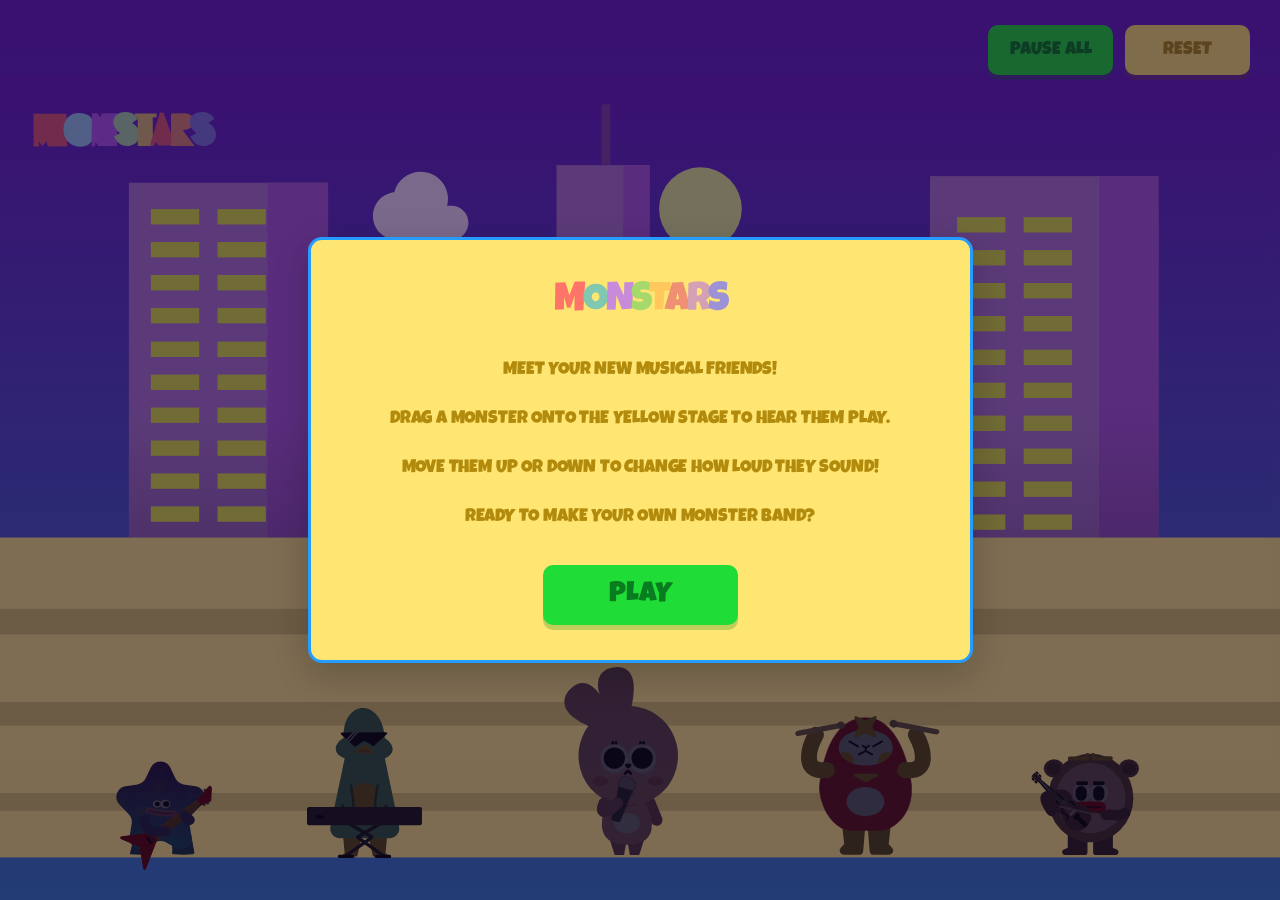
<file: monstar.html>
<!doctype html>
<html lang="en">
  <head>
    <meta charset="UTF-8" />
    <meta name="viewport" content="width=device-width, initial-scale=1.0" />

    <title>Monstars Playground</title>

    <link rel="stylesheet" href="monstar.css" />
    <script src="monstar.js" defer></script>
  </head>

  <body>

    <!-- Initial welcome popup -->
    <div class="welcome-overlay" id="welcomeOverlay">
      <section
        class="welcome-popup"
        role="dialog"
        aria-modal="true"
        aria-labelledby="welcomeTitle"
        aria-describedby="welcomeInstructions"
      >
        <h1 id="welcomeTitle" class="welcome-title">
          <span>M</span><span>O</span><span>N</span><span>S</span><span>T</span><span>A</span><span>R</span><span>S</span>
        </h1>

        <div class="welcome-instructions" id="welcomeInstructions">
          <p>MEET YOUR NEW MUSICAL FRIENDS!</p>

          <p>DRAG A MONSTER ONTO THE YELLOW STAGE TO HEAR THEM PLAY.</p>

          <p>MOVE THEM UP OR DOWN TO CHANGE HOW LOUD THEY SOUND!</p>

          <p>READY TO MAKE YOUR OWN MONSTER BAND?</p>
        </div>

        <button class="play-button" id="playButton" type="button">
          PLAY
        </button>
      </section>
    </div>

    <main>
      <section class="monster-stage">

        <!-- Global playback controls -->
        <div class="stage-controls" aria-label="Monstars playback controls">
          <button
            class="stage-control-button pause-all-button"
            id="pauseAllButton"
            type="button"
            aria-pressed="false"
          >
            PAUSE ALL
          </button>

          <button
            class="stage-control-button reset-button"
            id="resetButton"
            type="button"
          >
            RESET
          </button>
        </div>

        <!-- Three-step performance stage -->
        <img
          class="performance-stairs"
          src="Stairs.svg"
          alt=""
          draggable="false"
        />

        <!-- Bunny sound -->
        <img
          class="monster bunny"
          src="Bunny.svg"
          alt="Bunny singer"
          draggable="false"
          data-sound="assets/audio/vocals.wav"
        />

        <!-- Drummer sound -->
        <img
          class="monster drummer"
          src="Drummer.svg"
          alt="Drummer"
          draggable="false"
          data-sound="assets/audio/drums.wav"
        />

        <!-- Duckler sound -->
        <img
          class="monster duckler"
          src="Duckler.svg"
          alt="Duckler"
          draggable="false"
          data-sound="assets/audio/mr.p.wav"
        />

        <!-- Guitar Monster sound -->
        <img
          class="monster guitar"
          src="Guitar.svg"
          alt="Guitar"
          draggable="false"
          data-sound="assets/audio/guitar.wav"
        />

        <!-- Monking sound -->
        <img
          class="monster monking"
          src="Monking.svg"
          alt="Monking"
          draggable="false"
          data-sound="assets/audio/violin.wav"
        />

      </section>
    </main>
  </body>
</html>
</file>
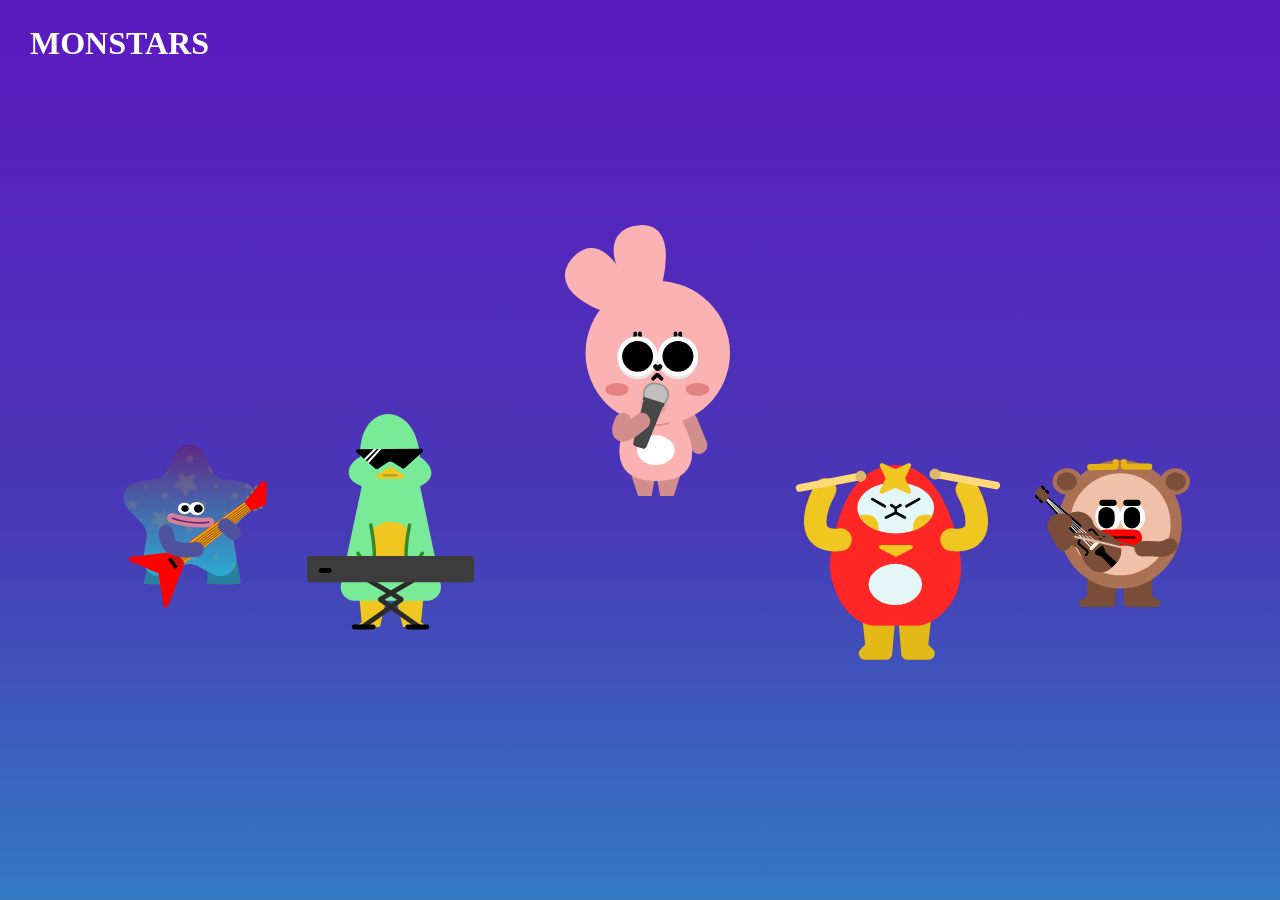
<file: p1a/monstar.html>
<!doctype html>
<html lang="en">
  <head>
    <meta charset="UTF-8" />
    <meta name="viewport" content="width=device-width, initial-scale=1.0" />

    <title>Monstars Playground</title>

    <link rel="stylesheet" href="monstar.css" />
    <script src="monstar.js" defer></script>
  </head>

<body>
    <header>
      <h1>MONSTARS</h1>
    </header>
  

  <body>
    <main>
      <section class="monster-stage">
        <img
          class="monster bunny"
          src="Bunny.svg"
          alt="Bunny singer"
          draggable="false"
          data-sound="assets/audio/bibi.mp3"
        />

        <img
          class="monster drummer"
          src="Drummer.svg"
          alt="Drummer"
          draggable="false"
          data-sound="assets/audio/surge.mp3"
        />

        <img
          class="monster duckler"
          src="Duckler.svg"
          alt="Duckler"
          draggable="false"
          data-sound="assets/audio/mr.p.mp3"
        />

        <img
          class="monster guitar"
          src="Guitar Monster.svg"
          alt="Guitar Monster"
          draggable="false"
          data-sound="assets/audio/sirus.mp3"
        />

        <img
          class="monster monking"
          src="Monking.svg"
          alt="Monking"
          draggable="false"
          data-sound="assets/audio/mico.mp3"
        />
      </section>
    </main>
  </body>
</html>
</file>
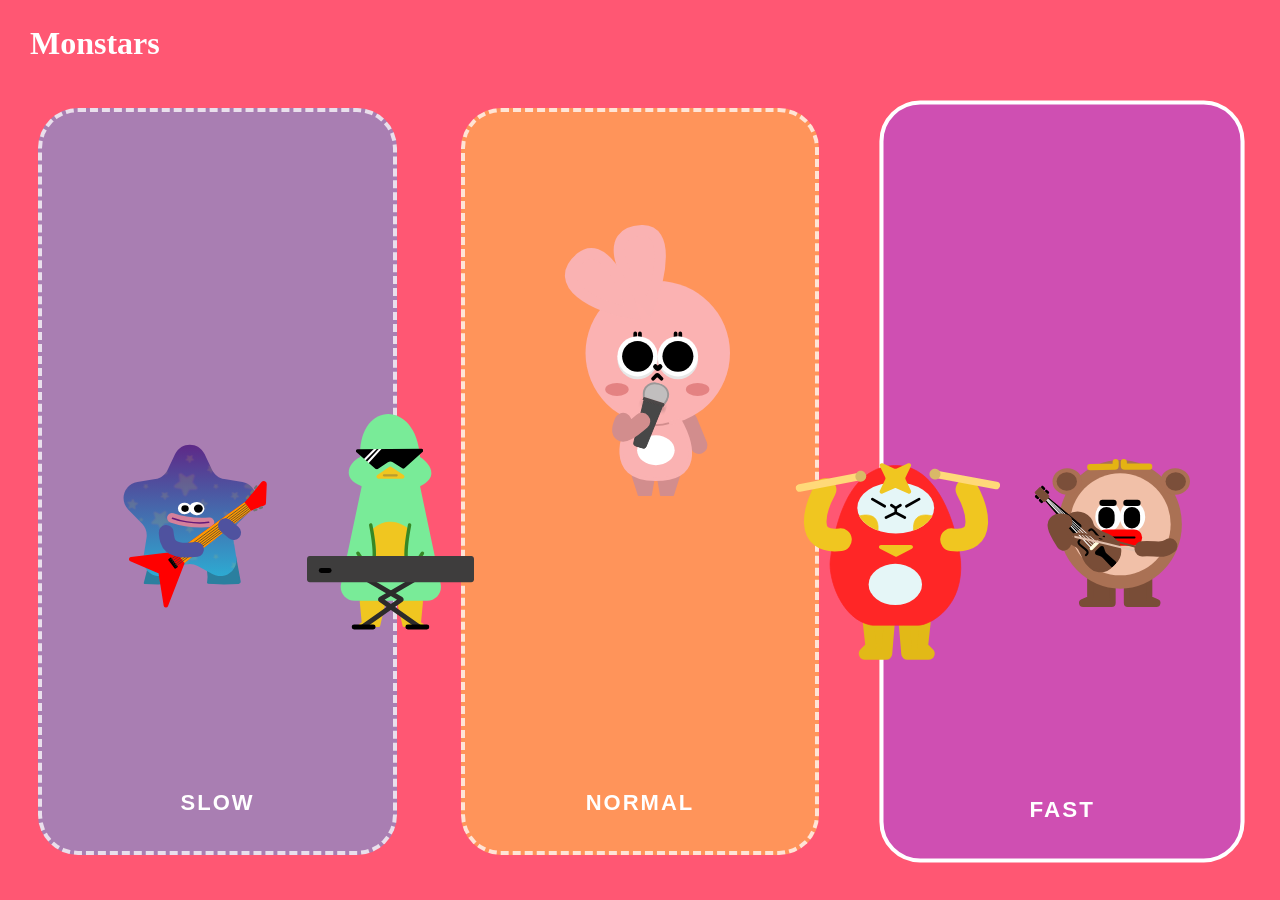
<file: p1b/monstar.html>
<!doctype html>
<html lang="en">
  <head>
    <meta charset="UTF-8" />
    <meta name="viewport" content="width=device-width, initial-scale=1.0" />

    <title>Monstars Playground</title>

    <link rel="stylesheet" href="monstar.css" />
    <script src="monstar.js" defer></script>
  </head>

  <body>
    <header>
      <h1>Monstars</h1>
    </header>

    <main>
      <section class="monster-stage">

        <!-- Musical activation zones -->
        <div class="activation-zone slow-zone" data-speed="0.7">
          <span class="zone-label">SLOW</span>
        </div>

        <div class="activation-zone normal-zone" data-speed="1">
          <span class="zone-label">NORMAL</span>
        </div>

        <div class="activation-zone fast-zone" data-speed="1.35">
          <span class="zone-label">FAST</span>
        </div>

        <!-- Monstars -->

        <img
          class="monster bunny"
          src="Bunny.svg"
          alt="Bunny singer"
          draggable="false"
          data-sound="assets/audio/bibi.mp3"
        />

        <img
          class="monster drummer"
          src="Drummer.svg"
          alt="Drummer"
          draggable="false"
          data-sound="assets/audio/surge.mp3"
        />

        <img
          class="monster duckler"
          src="Duckler.svg"
          alt="Duckler"
          draggable="false"
          data-sound="assets/audio/mr.p.mp3"
        />

        <img
          class="monster guitar"
          src="Guitar Monster.svg"
          alt="Guitar Monster"
          draggable="false"
          data-sound="assets/audio/sirus.mp3"
        />

        <img
          class="monster monking"
          src="Monking.svg"
          alt="Monking"
          draggable="false"
          data-sound="assets/audio/mico.mp3"
        />

      </section>
    </main>
  </body>
</html>
</file>
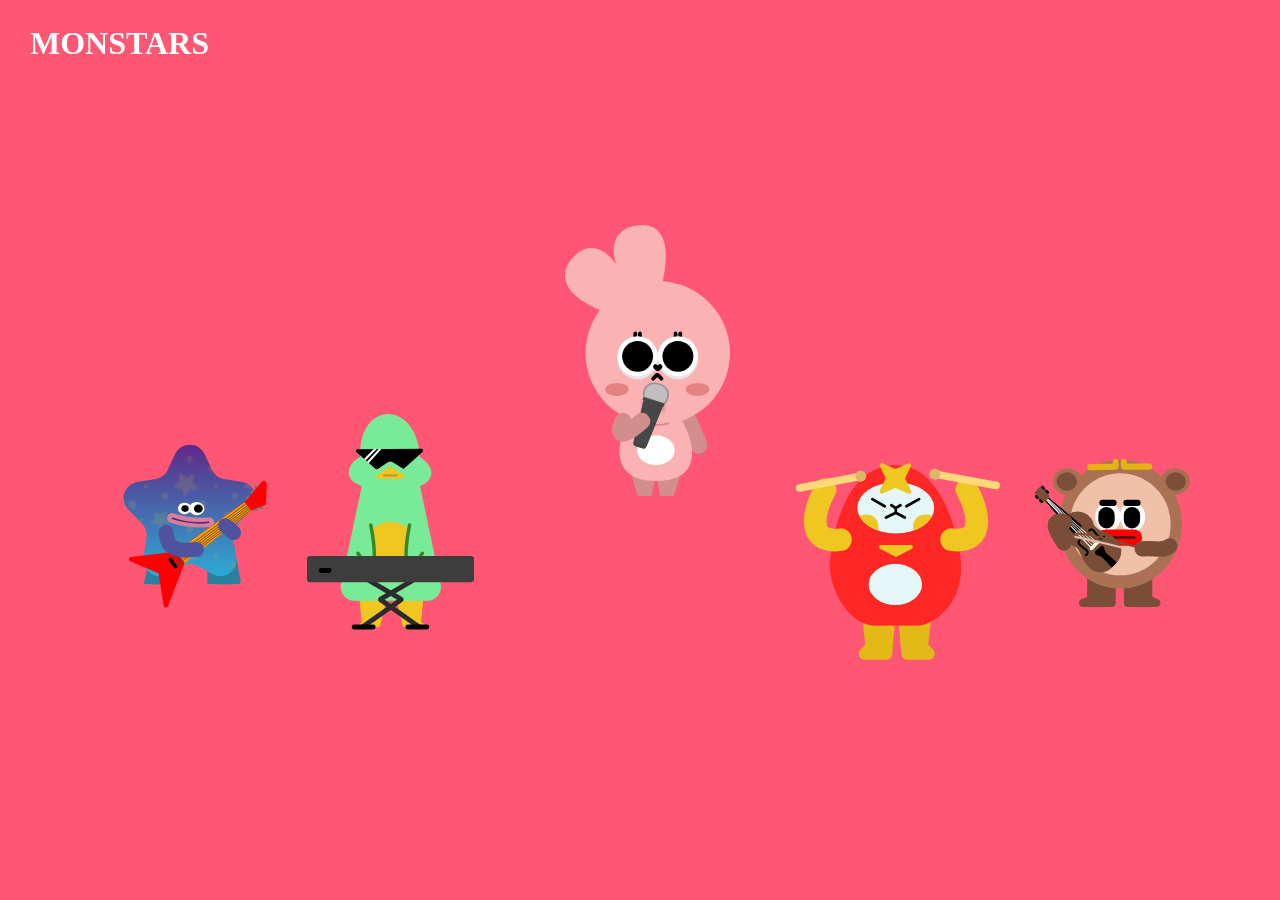
<file: p1c/monstar.html>
<!doctype html>
<html lang="en">
  <head>
    <meta charset="UTF-8" />
    <meta name="viewport" content="width=device-width, initial-scale=1.0" />

    <title>Monstars Playground</title>

    <link rel="stylesheet" href="monstar.css" />
    <script src="monstar.js" defer></script>
  </head>

  <body>
    <header>
      <h1>MONSTARS</h1>
    </header>

    <main>
      <section class="monster-stage">
        <img
          class="monster bunny"
          src="Bunny.svg"
          alt="Bunny singer"
          draggable="false"
          data-sound="assets/audio/bibi.mp3"
        />

        <img
          class="monster drummer"
          src="Drummer.svg"
          alt="Drummer"
          draggable="false"
          data-sound="assets/audio/surge.mp3"
        />

        <img
          class="monster duckler"
          src="Duckler.svg"
          alt="Duckler"
          draggable="false"
          data-sound="assets/audio/mr.p.mp3"
        />

        <img
          class="monster guitar"
          src="Guitar Monster.svg"
          alt="Guitar Monster"
          draggable="false"
          data-sound="assets/audio/sirus.mp3"
        />

        <img
          class="monster monking"
          src="Monking.svg"
          alt="Monking"
          draggable="false"
          data-sound="assets/audio/mico.mp3"
        />
      </section>
    </main>
  </body>
</html>
</file>
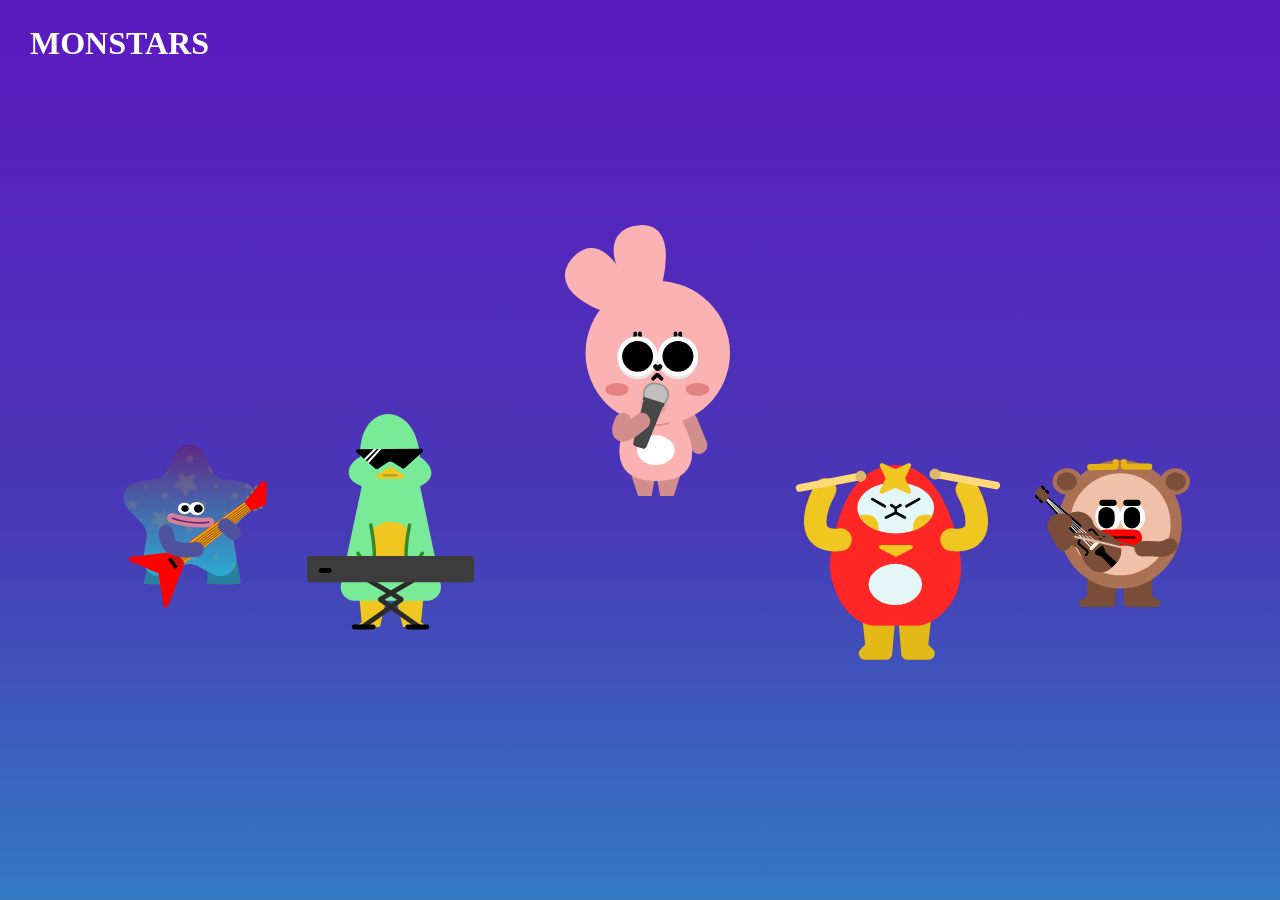
<file: p2a/monstar.html>
<!doctype html>
<html lang="en">
  <head>
    <meta charset="UTF-8" />
    <meta name="viewport" content="width=device-width, initial-scale=1.0" />

    <title>Monstars Playground</title>

    <link rel="stylesheet" href="monstar.css" />
    <script src="monstar.js" defer></script>
  </head>

  <body>
    <header>
      <h1>MONSTARS</h1>
    </header>

    <main>
      <section class="monster-stage">
        <img
          class="monster bunny"
          src="Bunny.svg"
          alt="Bunny singer"
          draggable="false"
          data-sound="assets/audio/bibi.mp3"
          data-pattern="0,2"
        />

        <img
          class="monster drummer"
          src="Drummer.svg"
          alt="Drummer"
          draggable="false"
          data-sound="assets/audio/surge.mp3"
          data-pattern="0,1,2,3"
        />

        <img
          class="monster duckler"
          src="Duckler.svg"
          alt="Duckler"
          draggable="false"
          data-sound="assets/audio/mr.p.mp3"
          data-pattern="0,1,3"
        />

        <img
          class="monster guitar"
          src="Guitar Monster.svg"
          alt="Guitar Monster"
          draggable="false"
          data-sound="assets/audio/sirus.mp3"
          data-pattern="0,2,3"
        />

        <img
          class="monster monking"
          src="Monking.svg"
          alt="Monking"
          draggable="false"
          data-sound="assets/audio/mico.mp3"
          data-pattern="0,2"
        />
      </section>
    </main>
  </body>
</html>
</file>
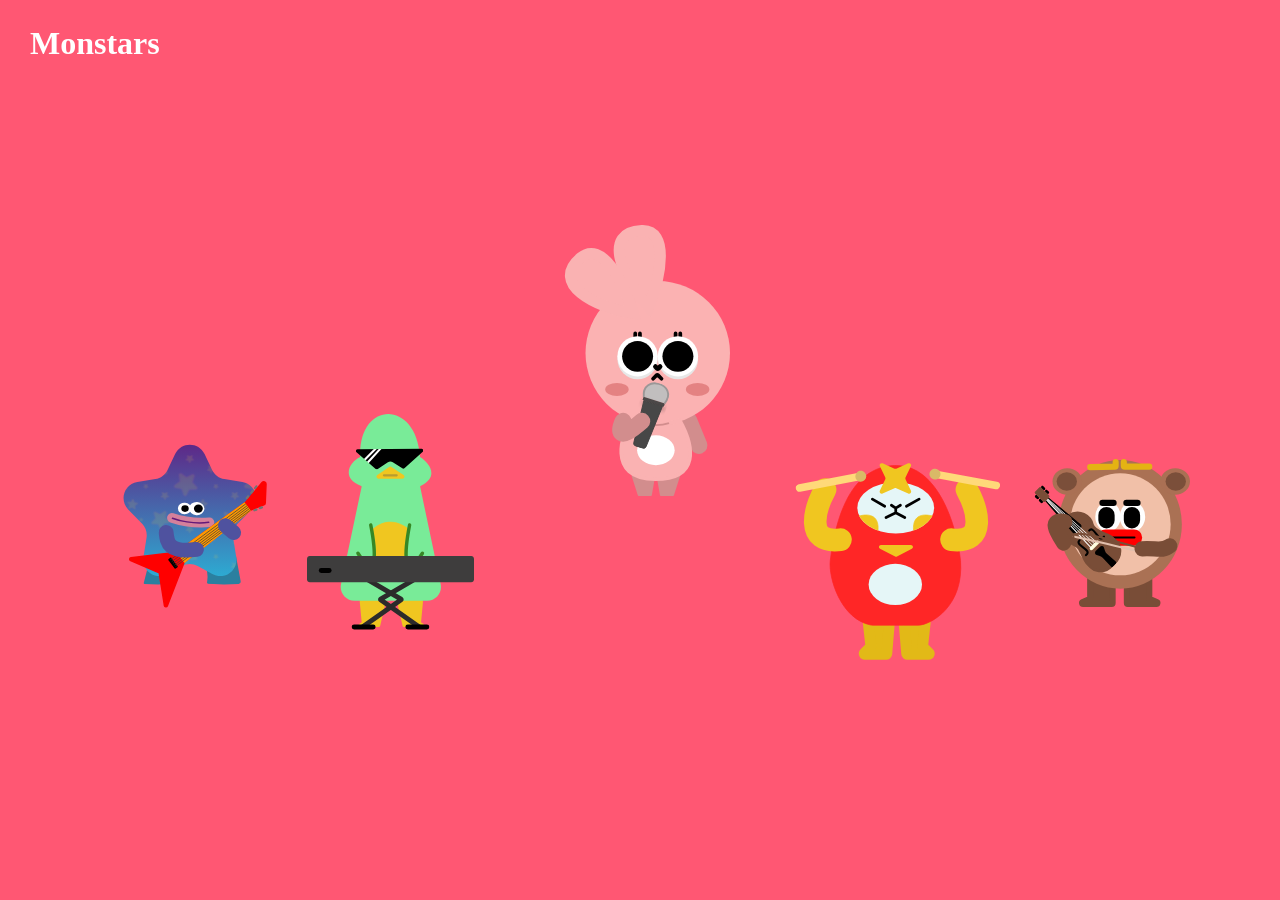
<file: p2c/monstar.html>
<!doctype html>
<html lang="en">
  <head>
    <meta charset="UTF-8" />
    <meta name="viewport" content="width=device-width, initial-scale=1.0" />

    <title>Monstars Playground</title>

    <link rel="stylesheet" href="monstar.css" />
    <script src="monstar.js" defer></script>
  </head>

  <body>
    <header>
      <h1>Monstars</h1>
    </header>

    <main>
      <section class="monster-stage">
        <img
          class="monster bunny"
          src="Bunny.svg"
          alt="Bunny singer"
          draggable="false"
          data-sound="assets/audio/bibi.mp3"
          data-pattern="0,2"
        />

        <img
          class="monster drummer"
          src="Drummer.svg"
          alt="Drummer"
          draggable="false"
          data-sound="assets/audio/surge.mp3"
          data-pattern="0,1,2,3"
        />

        <img
          class="monster duckler"
          src="Duckler.svg"
          alt="Duckler"
          draggable="false"
          data-sound="assets/audio/mr.p.mp3"
          data-pattern="0,1,3"
        />

        <img
          class="monster guitar"
          src="Guitar Monster.svg"
          alt="Guitar Monster"
          draggable="false"
          data-sound="assets/audio/sirus.mp3"
          data-pattern="0,2,3"
        />

        <img
          class="monster monking"
          src="Monking.svg"
          alt="Monking"
          draggable="false"
          data-sound="assets/audio/mico.mp3"
          data-pattern="0,2"
        />
      </section>
    </main>
  </body>
</html>
</file>
<file: monstar.css>
@import url('https://fonts.googleapis.com/css2?family=Luckiest+Guy&display=swap');

* { box-sizing: border-box; }
html, body { margin: 0; padding: 0; width: 100%; height: 100%; overflow: hidden; }

/* Monster Stage - design template available in Figma */
.monster-stage {
  position: relative;
  width: 100vw;
  height: 100vh;
  background-color: #6919c5;
  background-image: url("Monster Orchestra.svg"), linear-gradient(180deg, #6919c5 0%, #357bd0 100%);
  background-size: 100% 100%, 100% 100%;
  background-position: center, center;
  background-repeat: no-repeat, no-repeat;
  overflow: hidden;
}
header { position: absolute; top: 25px; left: 30px; z-index: 100; }
header h1 { margin: 0; color: white; }

.monster {
  position: absolute;
  height: auto;
  cursor: grab;
  user-select: none;
  -webkit-user-drag: none;
  touch-action: none;
  z-index: 10;
}
.monster:active { cursor: grabbing; }

/* Starting positions these are original Figma values that were retained */
.guitar { width: 15%; left: 8%; top: 47%; }
.duckler { width: 13%; left: 24%; top: 46%; }
.bunny { width: 13%; left: 44%; top: 25%; }
.drummer { width: 17%; left: 62%; top: 48%; }
.monking { width: 13%; left: 80%; top: 51%; }

.monster {
  position: absolute;
  height: auto;
  cursor: grab;
  user-select: none;
  -webkit-user-drag: none;
  touch-action: none;
  z-index: 10;

  /* Activation of idle animation, overridden by the active characters beat synced movement */
  animation: monsterSquish 1.4s ease-in-out infinite;
  transform-origin: bottom center;
}

@keyframes monsterSquish {
  0% { transform: scaleX(1) scaleY(1); }
  25% { transform: scaleX(1.04) scaleY(0.96); }
  50% { transform: scaleX(0.98) scaleY(1.03); }
  75% { transform: scaleX(1.03) scaleY(0.97); }
  100% { transform: scaleX(1) scaleY(1); }
}

/* Monstars starting positions */
.guitar { width: 10%; left: 8%; top: auto; bottom: 3%; }
.duckler { width: 9%; left: 24%; top: auto; bottom: 2.5%; }
.bunny { width: 9%; left: 44%; top: auto; bottom: 5%; }
.drummer { width: 12%; left: 62%; top: auto; bottom: 5%; }
.monking { width: 9%; left: 80%; top: auto; bottom: 5%; }

/* Monstars have a dark tint before they join the orchestra */
.monster.inactive { filter: brightness(0.35); animation: none; }

/* Monstars return to their original colours when activated. */
.monster.active { filter: brightness(1); animation: monsterSquish 1.4s ease-in-out infinite; }

/* Paused Monstars stay on the stage - return to dark tinted state. */
.monster.paused { filter: brightness(0.55); animation: none; }

/* Each sample for the Monstars were design to have a BPM of 120 - 0.5 seconds per beat. Each step uses 1, 2, or 4 beats. I had changed the samples of each Monstars so that it would sound more cohesive and pleasant. */
.monster.active[data-step="bottom"] { animation-duration: 2s; }
.monster.active[data-step="middle"] { animation-duration: 1s; }
.monster.active[data-step="top"] { animation-duration: 0.5s; }

/* Creating distinct quirky movement personalities. All cycles return to their starting pose. */
.monster.bunny.active { animation-name: bunnyBeat; }
.monster.drummer.active { animation-name: drummerBeat; }
.monster.duckler.active { animation-name: ducklerBeat; }
.monster.guitar.active { animation-name: guitarBeat; }
.monster.monking.active { animation-name: monkingBeat; }

@keyframes bunnyBeat {
  0%, 100% { transform: translateY(0) scaleX(1) scaleY(1); }
  18% { transform: translateY(2px) scaleX(1.08) scaleY(0.92); }
  48% { transform: translateY(-12px) scaleX(0.96) scaleY(1.05); }
  76% { transform: translateY(-3px) scaleX(1.02) scaleY(0.98); }
}
@keyframes drummerBeat {
  0%, 100% { transform: translateY(0) scaleX(1) scaleY(1); }
  14% { transform: translateY(3px) scaleX(1.09) scaleY(0.9); }
  40% { transform: translateY(-7px) scaleX(0.96) scaleY(1.06); }
  75% { transform: translateY(0) scaleX(1.03) scaleY(0.98); }
}
@keyframes ducklerBeat {
  0%, 100% { transform: rotate(0deg) translateY(0); }
  25% { transform: rotate(-7deg) translateY(-3px); }
  50% { transform: rotate(0deg) translateY(1px); }
  75% { transform: rotate(7deg) translateY(-3px); }
}
@keyframes guitarBeat {
  0%, 100% { transform: rotate(0deg) scale(1); }
  25% { transform: rotate(-5deg) scale(1.03); }
  50% { transform: rotate(0deg) scale(0.98); }
  75% { transform: rotate(5deg) scale(1.03); }
}
@keyframes monkingBeat {
  0%, 100% { transform: translateY(0) rotate(0deg) scale(1); }
  25% { transform: translateY(-4px) rotate(-3deg) scale(1.02); }
  50% { transform: translateY(1px) rotate(0deg) scale(0.98); }
  75% { transform: translateY(-5px) rotate(3deg) scale(1.02); }
}

/* Three level performance steps */
.performance-steps { position: absolute; inset: 0; pointer-events: none; z-index: 1; }
.performance-step {
  position: absolute;
  left: 20%;
  width: 60%;
  height: 10%;
  background-color: #f6d56b;
  border: 3px solid #c79d41;
  border-radius: 12px;
}

/* This is the Monstars performance stage */
.performance-stairs {
  position: absolute;
  left: 0;
  bottom: -20%;
  top: auto;
  width: 100%;
  height: 85%;
  object-fit: fill;
  pointer-events: none;
  user-select: none;
  -webkit-user-drag: none;
  z-index: 1;
}

/* I created a visual feedback glowing effect for the staircase stepes for each level. */
.step-drop-glow {
  position: absolute;
  left: 20%;
  width: 60%;
  height: 5%;
  z-index: 2;
  pointer-events: none;
  border-radius: 50%;
  background: radial-gradient(ellipse at center, rgba(255,251,177,.75) 0%, rgba(255,231,91,.4) 42%, rgba(255,220,80,0) 78%);
  opacity: 0;
  transform: translateY(-50%) scale(.88);
  transition: opacity .18s ease, transform .18s ease;
  filter: blur(9px);
}
.step-drop-glow--top { top: 58.5%; }
.step-drop-glow--middle { top: 72%; }
.step-drop-glow--bottom { top: 90.5%; }
.step-drop-glow.is-highlighted { opacity: 1; transform: translateY(-50%) scale(1); }

/* Floating musical notes emonate from Monstars upon placment */
.musical-note-burst {
  position: absolute;
  z-index: 50;
  width: 0;
  height: 0;
  pointer-events: none;
  user-select: none;
}
.musical-burst-note {
  position: absolute;
  left: 0;
  top: 0;
  font-family: 'Luckiest Guy', cursive;
  font-size: clamp(20px, 2.5vw, 38px);
  line-height: 1;
  opacity: 0;
  text-shadow: 0 2px 0 rgba(70,20,90,.22), 0 0 10px rgba(255,255,255,.4);
  animation: musicalNoteFloat .9s ease-out forwards;
}
@keyframes musicalNoteFloat {
  0% { opacity: 0; transform: translate(0,10px) scale(.5) rotate(-12deg); }
  20% { opacity: 1; transform: translate(calc(var(--note-x) * .3),calc(var(--note-y) * .3)) scale(1.15) rotate(5deg); }
  70% { opacity: 1; }
  100% { opacity: 0; transform: translate(var(--note-x),var(--note-y)) scale(.85) rotate(15deg); }
}

/* Global playback controls */
.stage-controls {
  position: absolute;
  top: 25px;
  right: 30px;
  display: flex;
  align-items: center;
  gap: 12px;
  z-index: 100;
}
.stage-control-button {
  min-width: 125px;
  min-height: 50px;
  padding: 10px 16px;
  border: none;
  border-radius: 10px;
  font-family: 'Luckiest Guy', cursive;
  font-size: 18px;
  font-weight: 400;
  cursor: pointer;
  transition: transform .15s ease, background .15s ease, color .15s ease;
}
.pause-all-button { background: #20dc36; color: #087d20; box-shadow: 0 5px 0 rgba(0,130,20,.25); }
.pause-all-button:hover { background: #ff9f43; color: #fff; transform: translateY(-2px); }
.pause-all-button:active { transform: translateY(2px); }
.reset-button { background: #ffe572; color: #b28b0d; box-shadow: 0 5px 0 rgba(130,95,0,.25); }
.reset-button:hover { background: #ff9f43; color: #fff; transform: translateY(-2px); }
.reset-button:active { transform: translateY(2px); }
.stage-control-button:focus-visible { outline: 3px solid #fff; outline-offset: 4px; }

/* Small screen playback controls */
@media (max-width: 600px) {
  .stage-controls { top: 15px; right: 15px; gap: 8px; }
  .stage-control-button { min-width: 90px; min-height: 44px; padding: 8px 10px; font-size: 14px; }
}

/* Initial Monstars popup */
.welcome-overlay {
  position: fixed;
  inset: 0;
  z-index: 2000;
  display: flex;
  align-items: center;
  justify-content: center;
  padding: 20px;
  background: rgba(20,10,45,.55);
}
.welcome-overlay.hidden { display: none; }
.welcome-popup {
  width: min(665px,100%);
  max-height: calc(100vh - 40px);
  overflow-y: auto;
  padding: 42px 28px 35px;
  background: #ffe572;
  border: 3px solid #259cff;
  border-radius: 14px;
  text-align: center;
  box-shadow: 0 12px 35px rgba(0,0,0,.2);
}
.welcome-title {
  margin: 0 0 35px;
  font-family: 'Luckiest Guy', cursive;
  font-size: clamp(25px,4vw,40px);
  font-weight: 400;
  letter-spacing: -3px;
}
.welcome-title span:nth-child(1) { color: #ff7469; }
.welcome-title span:nth-child(2) { color: #81c8b0; }
.welcome-title span:nth-child(3) { color: #c88bd9; }
.welcome-title span:nth-child(4) { color: #a5d96c; }
.welcome-title span:nth-child(5) { color: #ffc75c; }
.welcome-title span:nth-child(6) { color: #ef9072; }
.welcome-title span:nth-child(7) { color: #d4a0b6; }
.welcome-title span:nth-child(8) { color: #9e92d6; }
.welcome-instructions { display: flex; flex-direction: column; gap: 22px; margin-bottom: 34px; }
.welcome-instructions p {
  margin: 0;
  color: #B28B0D;
  font-family: 'Luckiest Guy', cursive;
  font-size: clamp(12px,1.4vw,24px);
  font-weight: 400;
  letter-spacing: -.01em;
  line-height: 1.5;
}
.play-button {
  width: 195px;
  max-width: 100%;
  min-height: 60px;
  border: none;
  border-radius: 10px;
  background: #20dc36;
  color: #087d20;
  font-family: 'Luckiest Guy', cursive;
  font-size: 28px;
  font-weight: 400;
  cursor: pointer;
  box-shadow: 0 5px 0 rgba(0,130,20,.25);
  transition: transform .15s ease, background .15s ease, color .15s ease;
}
.play-button:hover { background: #ff9f43; color: #fff; transform: translateY(-2px); }
.play-button:active { transform: translateY(2px); }
.play-button:focus-visible { outline: 3px solid #126ed0; outline-offset: 4px; }
@media (max-width: 600px) {
  .welcome-popup { padding: 30px 16px; }
  .welcome-instructions { gap: 16px; margin-bottom: 25px; }
  .welcome-title { margin-bottom: 25px; letter-spacing: -2px; }
  .play-button { min-height: 54px; }
}

@media (prefers-reduced-motion: reduce) {
  .monster { animation: none !important; transition: none; }
  .play-button, .stage-control-button, .step-drop-glow { transition: none; }
  .musical-burst-note { animation: none; opacity: 1; transform: translateY(-18px); }
}

/* Responsive stage layou, this ensures that it preserves the three-step performance scene. */
@media (min-width: 1601px) {
  .monster { max-width: 190px; }
  .stage-controls { top: clamp(25px, 2vw, 42px); right: clamp(30px, 2.5vw, 56px); }
}

@media (min-width: 840px) and (max-width: 1199px) {
  .guitar { width: 11%; left: 7%; }
  .duckler { width: 10%; left: 24%; }
  .bunny { width: 10%; left: 43%; }
  .drummer { width: 13%; left: 60%; }
  .monking { width: 10%; left: 79%; }
  .stage-controls { top: 18px; right: 20px; gap: 10px; }
  .stage-control-button { min-width: 108px; min-height: 46px; font-size: 16px; }
}

@media (max-width: 839px) {
  html, body { height: auto; min-height: 100%; overflow-x: hidden; overflow-y: auto; }
  .monster-stage { width: 100%; height: max(100dvh, 560px); min-height: 560px; }
  .monster { min-width: 46px; max-width: 95px; }
  .guitar { width: 11%; left: 2%; bottom: 3%; }
  .duckler { width: 11%; left: 22%; bottom: 2.5%; }
  .bunny { width: 11%; left: 42%; bottom: 5%; }
  .drummer { width: 13%; left: 61%; bottom: 5%; }
  .monking { width: 11%; left: 81%; bottom: 5%; }
  .stage-controls { top: 12px; right: 12px; gap: 8px; }
  .stage-control-button { min-width: 90px; min-height: 44px; padding: 8px 10px; font-size: 14px; }
  .welcome-overlay { padding: 12px; }
  .welcome-popup { width: min(600px, 100%); max-height: calc(100dvh - 24px); padding: 25px 18px; }
  .welcome-title { margin-bottom: 22px; }
  .welcome-instructions { gap: 12px; margin-bottom: 20px; }
  .welcome-instructions p { font-size: clamp(13px, 2.8vw, 19px); }
}

@media (max-width: 420px) {
  .monster { min-width: 42px; }
  .guitar { left: 1%; }
  .duckler { left: 21%; }
  .bunny { left: 41%; }
  .drummer { left: 60%; }
  .monking { left: 80%; }
  .stage-control-button { min-width: 82px; font-size: 12px; }
  .musical-burst-note { font-size: 20px; }
}

@media (max-height: 500px) and (min-width: 840px) {
  .welcome-popup { padding: 16px 24px; }
  .welcome-title { margin-bottom: 10px; }
  .welcome-instructions { gap: 5px; margin-bottom: 12px; }
  .welcome-instructions p { font-size: 14px; }
  .play-button { min-height: 44px; }
}

/* 
   These adjustments do not change the staircase geometry,
   character step positions or audio-related animations.
   */

/* I had issues with touch interaction and so I tweaked it along with avoiding accidental text selection. */
.stage-control-button,
.play-button {
  touch-action: manipulation;
  -webkit-tap-highlight-color: transparent;
}

/* Keep the welcome text readable at typical laptop widths. */
@media (min-width: 840px) and (max-width: 1199px) {
  .welcome-instructions p {
    font-size: clamp(16px, 1.8vw, 20px);
  }
}

/* Medium screens -refine controls and welcome typography. */
@media (min-width: 601px) and (max-width: 839px) {
  .stage-controls {
    top: 12px;
    right: 12px;
    gap: 8px;
  }

  .stage-control-button {
    min-width: 92px;
    min-height: 44px;
    padding: 8px 12px;
    font-size: 14px;
  }

  .welcome-instructions p {
    font-size: clamp(15px, 2.4vw, 19px);
  }
}

/* This is for narrower screen, it should be able retain usable controls and readable text. */
@media (max-width: 600px) {
  .stage-controls {
    gap: 8px;
  }

  .stage-control-button {
    min-height: 44px;
  }

  .welcome-instructions p {
    font-size: clamp(14px, 3.2vw, 18px);
    line-height: 1.4;
  }

  .welcome-title {
    font-size: clamp(25px, 6vw, 36px);
  }
}

.stage-control-button:focus-visible,
.play-button:focus-visible {
  outline-offset: 4px;
}

@media (hover: none) {
  .stage-control-button:hover,
  .play-button:hover {
    transform: none;
  }
}
</file>
<file: p1a/monstar.css>
* {
  box-sizing: border-box;
}

html,
body {
  margin: 0;
  padding: 0;
  width: 100%;
  height: 100%;
  overflow: hidden;
}

body {
  background: linear-gradient(
    180deg,
    #5c19bf 0%,
    #4839b6 58%,
    #337ac3 100%
  );
}

/* Monster Stage - design template available in Figma */
.monster-stage {
  position: relative;

  width: 100vw;
  height: 100vh;


  overflow: hidden;
}

header {
  position: absolute;

  top: 25px;
  left: 30px;

  z-index: 100;
}

header h1 {
  margin: 0;

  color: white;
}

/* Monstars */

.monster {
  position: absolute;

  height: auto;

  cursor: grab;

  user-select: none;

  /* prevents browser image dragging */
  -webkit-user-drag: none;

  z-index: 10;

  /* Monstars are completely still by default */
  transform: scale(1);

  /* makes the animation happen from the feet */
  transform-origin: bottom center;
}

.monster:active {
  cursor: grabbing;
}

/* Starting positions - aligned with the Figma podiums */

.guitar {
  width: 15%;

  left: 8%;
  top: 47%;
}

.duckler {
  width: 13%;

  left: 24%;
  top: 46%;
}

.bunny {
  width: 13%;

  left: 44%;
  top: 25%;
}

.drummer {
  width: 17%;

  left: 62%;
  top: 48%;
}

.monking {
  width: 13%;

  left: 80%;
  top: 51%;
}

/* Only animate a Monstar while its music is playing */

.monster.playing {
  animation: monsterSquish 1.4s ease-in-out infinite;
  
}

@keyframes monsterSquish {
  0% {
    transform: scaleX(1) scaleY(1);
  }

  25% {
    transform: scaleX(1.04) scaleY(0.96);
  }

  50% {
    transform: scaleX(0.98) scaleY(1.03);
  }

  75% {
    transform: scaleX(1.03) scaleY(0.97);
  }

  100% {
    transform: scaleX(1) scaleY(1);
  }
}
</file>
<file: p1b/monstar.css>
* {
  box-sizing: border-box;
}

html,
body {
  margin: 0;
  padding: 0;
  width: 100%;
  height: 100%;
  overflow: hidden;
}

/* Monster Stage - design template available in Figma */

.monster-stage {
  position: relative;

  width: 100vw;
  height: 100vh;

  background-color: rgb(255, 87, 115);

  overflow: hidden;
}

header {
  position: absolute;

  top: 25px;
  left: 30px;

  z-index: 100;

  pointer-events: none;
}

header h1 {
  margin: 0;

  color: white;
}

/* Activation zone*/

.activation-zone {
  position: absolute;

  top: 12%;
  bottom: 5%;

  width: 28%;

  border-radius: 40px;

  display: flex;
  flex-direction: column;

  align-items: center;
  justify-content: flex-end;

  padding-bottom: 35px;

  border: 4px dashed rgba(255, 255, 255, 0.75);

  transition:
    transform 0.2s ease,
    opacity 0.2s ease;

  z-index: 1;

  pointer-events: none;
}

/* Slow zone */

.slow-zone {
  left: 3%;

  background-color: rgba(65, 175, 255, 0.45);
}

/* Normal zone*/

.normal-zone {
  left: 36%;

  background-color: rgba(255, 225, 60, 0.45);
}

/* Fast zone */

.fast-zone {
  right: 3%;

  background-color: rgba(150, 70, 255, 0.45);
}

.zone-icon {
  font-size: 48px;

  margin-bottom: 8px;
}

.zone-label {
  color: white;

  font-family: Arial, sans-serif;

  font-size: 22px;
  font-weight: 900;

  letter-spacing: 2px;
}

/* A zone becomes more obvious when a Monstar enters it - it scales bigger*/

.activation-zone.active-zone {
  transform: scale(1.02);

  border-style: solid;

  border-color: white;
}

/* Monstars*/

.monster {
  position: absolute;

  height: auto;

  cursor: grab;

  user-select: none;

  -webkit-user-drag: none;

  z-index: 10;

  /* Inactive Monstars remain still */
  transform: scale(1);

  transform-origin: bottom center;

  touch-action: none;
}

.monster:active {
  cursor: grabbing;
}

/* Starting positions */

.guitar {
  width: 15%;

  left: 8%;
  top: 47%;
}

.duckler {
  width: 13%;

  left: 24%;
  top: 46%;
}

.bunny {
  width: 13%;

  left: 44%;
  top: 25%;
}

.drummer {
  width: 17%;

  left: 62%;
  top: 48%;
}

.monking {
  width: 13%;

  left: 80%;
  top: 51%;
}

/* Monstars only animate while their audio is active */

.monster.playing {
  animation: monsterSquish 1.4s ease-in-out infinite;
}

@keyframes monsterSquish {
  0% {
    transform: scaleX(1) scaleY(1);
  }

  25% {
    transform: scaleX(1.04) scaleY(0.96);
  }

  50% {
    transform: scaleX(0.98) scaleY(1.03);
  }

  75% {
    transform: scaleX(1.03) scaleY(0.97);
  }

  100% {
    transform: scaleX(1) scaleY(1);
  }
}
</file>
<file: p1c/monstar.css>
* {
  box-sizing: border-box;
}

html,
body {
  margin: 0;
  padding: 0;
  width: 100%;
  height: 100%;
  overflow: hidden;
}

/* Monster Stage - design template available in Figma */

.monster-stage {
  position: relative;

  width: 100vw;
  height: 100vh;

  background-color: rgb(255, 87, 115);
  background-size: cover;
  background-position: center;
  background-repeat: no-repeat;

  overflow: hidden;
}

header {
  position: absolute;

  top: 25px;
  left: 30px;

  z-index: 100;
}

header h1 {
  margin: 0;

  color: white;
}

.monster {
  position: absolute;

  height: auto;

  cursor: grab;

  user-select: none;

  /* prevents browser image dragging */
  -webkit-user-drag: none;

  z-index: 10;

  transform-origin: bottom center;

  touch-action: none;
}

.monster:active {
  cursor: grabbing;
}

/* Starting positions */

.guitar {
  width: 15%;

  left: 8%;
  top: 47%;
}

.duckler {
  width: 13%;

  left: 24%;
  top: 46%;
}

.bunny {
  width: 13%;

  left: 44%;
  top: 25%;
}

.drummer {
  width: 17%;

  left: 62%;
  top: 48%;
}

.monking {
  width: 13%;

  left: 80%;
  top: 51%;
}

/* Only animate while playing */

.monster.playing {
  animation: monsterSquish 1.4s ease-in-out infinite;
}

@keyframes monsterSquish {
  0% {
    transform: scaleX(1) scaleY(1);
  }

  25% {
    transform: scaleX(1.04) scaleY(0.96);
  }

  50% {
    transform: scaleX(0.98) scaleY(1.03);
  }

  75% {
    transform: scaleX(1.03) scaleY(0.97);
  }

  100% {
    transform: scaleX(1) scaleY(1);
  }
}
</file>
<file: p2a/monstar.css>
* {
  box-sizing: border-box;
}

html,
body {
  margin: 0;
  padding: 0;
  width: 100%;
  height: 100%;
  overflow: hidden;
}

/* Monster Stage - design template avaliable in Figma */

.monster-stage {
  position: relative;

  width: 100vw;
  height: 100vh;

  background: linear-gradient(
    180deg,
    #5c19bf 0%,
    #4839b6 58%,
    #337ac3 100%
  );

  overflow: hidden;
}
header {
  position: absolute;

  top: 25px;
  left: 30px;

  z-index: 100;
}

header h1 {
  margin: 0;

  color: white;
}

.monster {
  position: absolute;

  height: auto;

  cursor: grab;

  user-select: none;

  /* this prevents browser image dragging */

  -webkit-user-drag: none;

  z-index: 10;

  /* makes the animation happen from the feet of the Monstar */

  transform-origin: bottom center;

  touch-action: none;
}

.monster:active {
  cursor: grabbing;
}

/* Starting positions */

.guitar {
  width: 15%;

  left: 8%;
  top: 47%;
}

.duckler {
  width: 13%;

  left: 24%;
  top: 46%;
}

.bunny {
  width: 13%;

  left: 44%;
  top: 25%;
}

.drummer {
  width: 17%;

  left: 62%;
  top: 48%;
}

.monking {
  width: 13%;

  left: 80%;
  top: 51%;
}

/* animation happens when its beat is triggered */

.monster.beat {
  animation: monsterBeat 0.25s ease-out;
}

@keyframes monsterBeat {
  0% {
    transform: scaleX(1) scaleY(1);
  }

  40% {
    transform: scaleX(1.08) scaleY(0.92);
  }

  70% {
    transform: scaleX(0.97) scaleY(1.05);
  }

  100% {
    transform: scaleX(1) scaleY(1);
  }
}
</file>
<file: p2c/monstar.css>
* {
  box-sizing: border-box;
}

html,
body {
  margin: 0;
  padding: 0;
  width: 100%;
  height: 100%;
  overflow: hidden;
}

/*Monster Stage - design template avaliable in Figma*/

.monster-stage {
  position: relative;

  width: 100vw;
  height: 100vh;

  background-color: rgb(255, 87, 115);
  background-size: cover;
  background-position: center;
  background-repeat: no-repeat;

  overflow: hidden;
}

header {
  position: absolute;

  top: 25px;
  left: 30px;

  z-index: 100;
}

header h1 {
  margin: 0;

  color: white;
}

.monster {
  position: absolute;

  height: auto;

  cursor: grab;

  user-select: none;

  /* this prevents browser image dragging */
  -webkit-user-drag: none;

  z-index: 10;

  /* makes the movement happen from the Monstars foots position */
  transform-origin: bottom center;

  touch-action: none;
}

.monster:active {
  cursor: grabbing;
}

/* Starting positions */

.guitar {
  width: 15%;

  left: 8%;
  top: 47%;
}

.duckler {
  width: 13%;

  left: 24%;
  top: 46%;
}

.bunny {
  width: 13%;

  left: 44%;
  top: 25%;
}

.drummer {
  width: 17%;

  left: 62%;
  top: 48%;
}

.monking {
  width: 13%;

  left: 80%;
  top: 51%;
}

/* the Monstar moves when its beat happens */

.monster.beat {
  animation: monsterBeat 0.25s ease-out;
}

@keyframes monsterBeat {
  0% {
    transform: scaleX(1) scaleY(1);
  }

  40% {
    transform: scaleX(1.08) scaleY(0.92);
  }

  70% {
    transform: scaleX(0.97) scaleY(1.05);
  }

  100% {
    transform: scaleX(1) scaleY(1);
  }
}
</file>
